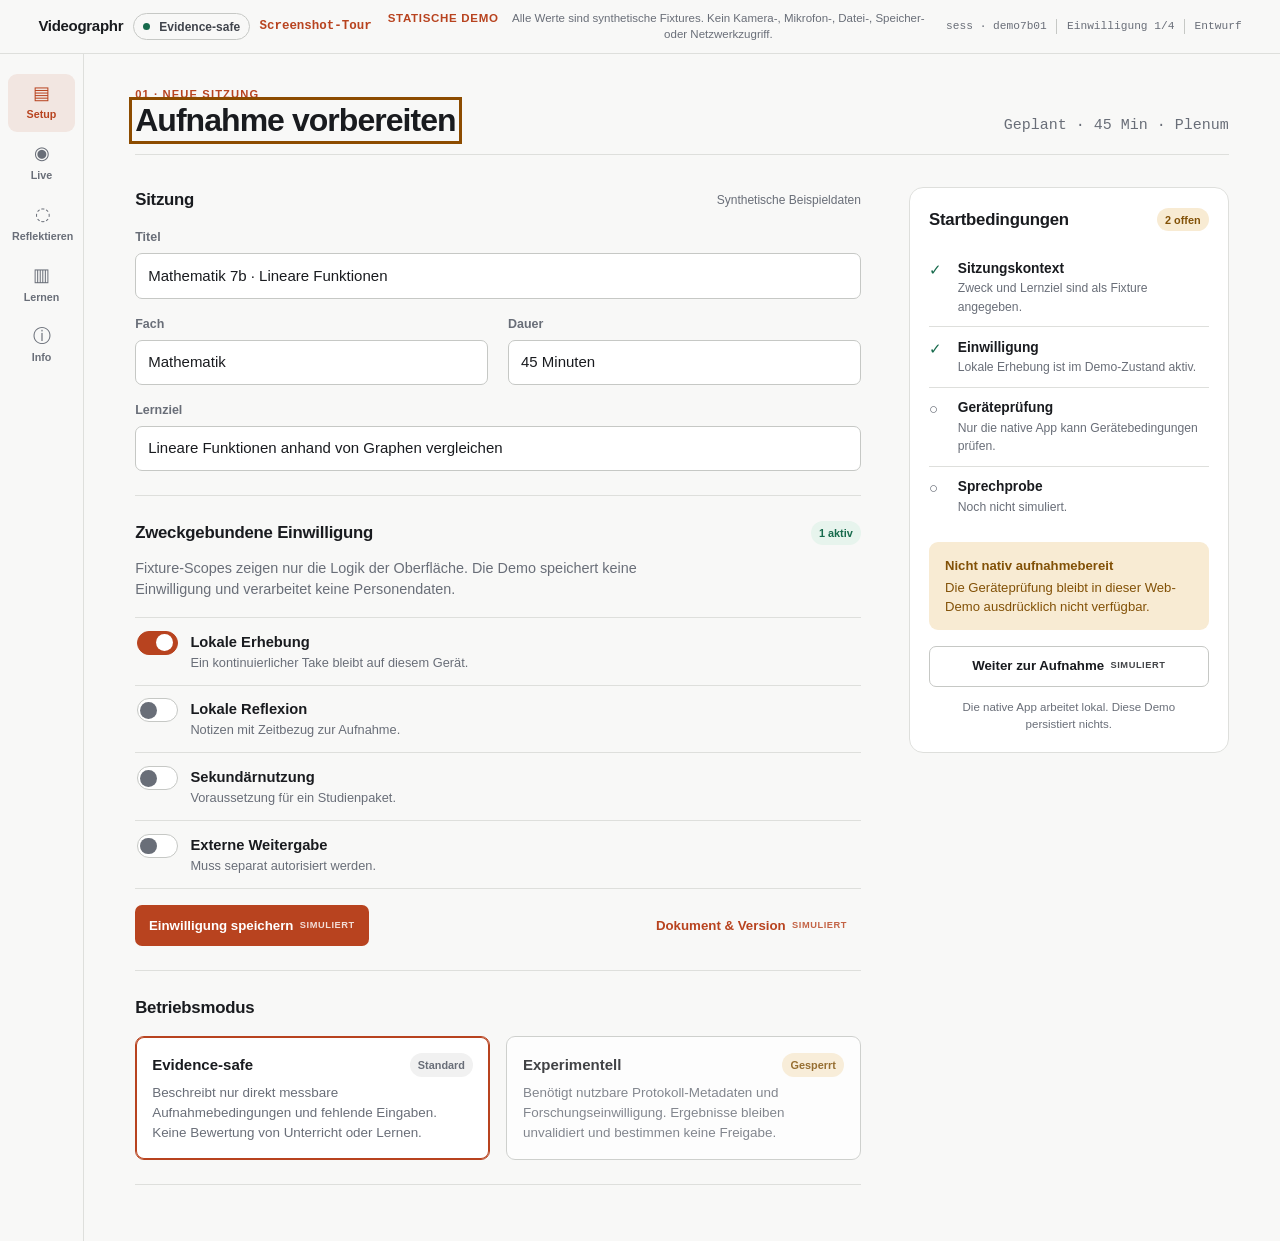
<file: docs/demo/index.html>
<!doctype html>
<html lang="de">
<head>
  <meta charset="utf-8">
  <meta name="viewport" content="width=device-width, initial-scale=1">
  <meta name="description" content="Interaktive statische Produktdemo von Videographr mit klar gekennzeichneten synthetischen Daten.">
  <title>Videographr · Produktdemo</title>
  <link rel="icon" href="favicon.svg" type="image/svg+xml">
  <link rel="stylesheet" href="styles.css">
  <script src="mock-data.js" defer></script>
  <script src="demo.js" defer></script>
</head>
<body>
  <a class="skip-link" href="#main">Zum Inhalt</a>
  <div class="app" data-surface="day">
    <header class="protocol">
      <div class="protocol-left"><a class="wordmark" href="https://github.com/sebastianspicker/videographr-classroom">Videographr</a><span class="chip"><i class="led" aria-hidden="true"></i>Evidence-safe</span><a class="tour-link mono" href="tour.html">Screenshot-Tour</a></div>
      <p class="demo-boundary"><strong>Statische Demo</strong><span>Alle Werte sind synthetische Fixtures. Kein Kamera-, Mikrofon-, Datei-, Speicher- oder Netzwerkzugriff.</span></p>
      <div class="protocol-meta" aria-label="Sitzungsstatus"><span class="mono">sess · demo7b01</span><span class="divider" aria-hidden="true"></span><span class="mono" id="consent-summary">Einwilligung 1/4</span><span class="divider" aria-hidden="true"></span><span class="mono" id="protocol-state">Entwurf</span></div>
    </header>

    <div class="frame">
      <nav class="rail" aria-label="Bereiche">
        <button class="nav-item is-active" data-tab="setup" aria-current="page"><span aria-hidden="true">▤</span><span>Setup</span></button>
        <button class="nav-item" data-tab="live"><span aria-hidden="true">◉</span><span>Live</span></button>
        <button class="nav-item" data-tab="reflect"><span aria-hidden="true">◌</span><span>Reflektieren</span></button>
        <button class="nav-item" data-tab="learn"><span aria-hidden="true">▥</span><span>Lernen</span></button>
        <button class="nav-item" data-tab="info"><span aria-hidden="true">ⓘ</span><span>Info</span></button>
      </nav>

      <main id="main" tabindex="-1">
        <section class="view is-active" data-view="setup" aria-labelledby="setup-title">
          <header class="view-head"><div><p class="section-label">01 · Neue Sitzung</p><h1 id="setup-title" tabindex="-1">Aufnahme vorbereiten</h1></div><p class="mono dim">Geplant · 45 Min · Plenum</p></header>
          <div class="setup-layout">
            <div class="flow">
              <section class="section" aria-labelledby="session-title"><header class="section-head"><h2 id="session-title">Sitzung</h2><span class="note">Synthetische Beispieldaten</span></header><div class="form-grid"><label class="field wide"><span>Titel</span><input id="session-name" value="Mathematik 7b · Lineare Funktionen"></label><label class="field"><span>Fach</span><input value="Mathematik"></label><label class="field"><span>Dauer</span><input value="45 Minuten"></label><label class="field wide"><span>Lernziel</span><input value="Lineare Funktionen anhand von Graphen vergleichen"></label></div></section>
              <section class="section" aria-labelledby="consent-title"><header class="section-head"><h2 id="consent-title">Zweckgebundene Einwilligung</h2><span class="badge badge-ok" id="consent-count">1 aktiv</span></header><p class="hint">Fixture-Scopes zeigen nur die Logik der Oberfläche. Die Demo speichert keine Einwilligung und verarbeitet keine Personendaten.</p><ul class="scope-list" id="scope-list"></ul><div class="row-actions"><button class="btn btn-primary" data-action="save-consent">Einwilligung speichern <small>SIMULIERT</small></button><button class="btn btn-ghost" data-action="show-document">Dokument &amp; Version <small>SIMULIERT</small></button></div></section>
              <section class="section" aria-labelledby="mode-title"><header class="section-head"><h2 id="mode-title">Betriebsmodus</h2></header><div class="mode-grid"><div class="mode is-selected"><div class="mode-head"><strong>Evidence-safe</strong><span class="badge badge-neutral">Standard</span></div><p>Beschreibt nur direkt messbare Aufnahmebedingungen und fehlende Eingaben. Keine Bewertung von Unterricht oder Lernen.</p></div><div class="mode is-locked"><div class="mode-head"><strong>Experimentell</strong><span class="badge badge-warn">Gesperrt</span></div><p>Benötigt nutzbare Protokoll-Metadaten und Forschungseinwilligung. Ergebnisse bleiben unvalidiert und bestimmen keine Freigabe.</p></div></div></section>
            </div>
            <aside class="readiness-panel" aria-labelledby="ready-title"><header class="section-head"><h2 id="ready-title">Startbedingungen</h2><span class="badge badge-warn" id="ready-count">2 offen</span></header><ul class="checks" id="readiness-list"></ul><div class="callout callout-warn" id="readiness-notice" role="status"></div><button class="btn btn-secondary btn-block" data-action="goto-live">Weiter zur Aufnahme <small>SIMULIERT</small></button><p class="fineprint">Die native App arbeitet lokal. Diese Demo persistiert nichts.</p></aside>
          </div>
        </section>

        <section class="view view-night" data-view="live" aria-labelledby="live-title" hidden>
          <div class="live-layout"><div class="stage"><header class="view-head night-head"><div><p class="section-label">02 · Technische Beobachtung</p><h1 id="live-title" tabindex="-1">Live &amp; Aufnahme</h1></div><span class="badge badge-dark">SIMULATION</span></header><div class="viewport" aria-label="Synthetische, nicht aktive Kameravorschau"><div class="corner top-left"></div><div class="corner top-right"></div><div class="corner bottom-left"></div><div class="corner bottom-right"></div><div class="thirds" aria-hidden="true"></div><div class="viewport-empty"><strong>Keine Kameravorschau</strong><span>Statische Web-Demo ohne Gerätezugriff</span></div><span class="viewport-meta mono">1920 × 1080 · synthetisch</span><span class="viewport-privacy mono">Vorschau pausiert · Datenschutz</span></div><div class="dock"><div class="dock-status"><span class="record-state" id="record-state"><i class="led" aria-hidden="true"></i>Bereit zur simulierten Aufnahme</span><time class="timer mono" id="record-timer">00:00:00</time></div><button class="record-button" id="record-button" data-action="record" aria-pressed="false" aria-label="Simulierte Aufnahme starten"><span></span></button><p>Kontinuierlicher Take · kein Medium wird aufgezeichnet</p></div></div>
          <aside class="instruments" aria-labelledby="signals-title"><header class="section-head"><h2 id="signals-title">Aufnahme prüfen</h2><span class="badge badge-dark">Direkte Signale</span></header><ul class="signals" id="signal-list"></ul><p class="boundary-note">Diese Werte beschreiben nur Aufnahmebedingungen. Sie bewerten weder Unterricht noch Lernen.</p><section class="speech-check" aria-labelledby="speech-title"><div class="mode-head"><strong id="speech-title">Sprechprobe</strong><span class="badge badge-warn-dark" id="speech-status">Ausstehend</span></div><p>Die native App prüft zehn Sekunden Sprechen in Unterrichtslautstärke. Hier läuft nur eine sichtbare Simulation.</p><button class="btn btn-night btn-block" data-action="speech">Sprechprobe starten <small>SIMULIERT</small></button></section><div class="callout callout-night" id="live-notice" role="status"><strong>Demo-Modus</strong><p>Kein Kamera- oder Mikrofonzugriff; die Anzeige ist synthetisch.</p></div></aside></div>
        </section>

        <section class="view" data-view="reflect" aria-labelledby="reflect-title" hidden>
          <header class="view-head"><div><p class="section-label">03 · Menschliche Einordnung</p><h1 id="reflect-title" tabindex="-1">Reflektieren</h1></div><span class="badge badge-neutral">ENTWURF</span></header><div class="reflect-layout"><section class="media-empty" aria-labelledby="media-title"><div class="media-icon" aria-hidden="true">▱</div><h2 id="media-title">Kein Medium verknüpft</h2><p>Diese Demo kann keine Dateien öffnen, laden oder wiedergeben.</p><button class="btn btn-secondary" data-action="import">Lokale MP4 auswählen <small>SIMULIERT</small></button></section><section class="section reflection-section" aria-labelledby="reflection-title"><header class="section-head"><h2 id="reflection-title">Lesson Analysis Framework</h2><span class="note">Strukturhilfe, keine Bewertung</span></header><label class="field"><span>Was zeigt sich in Bezug auf das Lernziel?</span><textarea id="reflection-note" rows="6"></textarea></label><div class="marker-strip" id="marker-list"></div><div class="row-actions"><span class="mono dim" id="note-summary">1 / 4 Antworten</span><div><button class="btn btn-ghost" data-action="marker">+ Zeitmarke <small>SIMULIERT</small></button><button class="btn btn-primary" data-action="save-note">Notiz speichern <small>SIMULIERT</small></button></div></div></section><aside class="export-panel" aria-labelledby="export-title"><header class="section-head"><h2 id="export-title">Evidenz &amp; Export</h2></header><div class="package"><strong>Study package v3</strong><span class="mono dim">.videographrstudy · de.videographr.study</span><span class="mono dim">SHA-256 · exakte Mitgliedschaft</span><span class="mono dim">nie ein Video-Payload</span></div><p>Genau enthalten wären <code>session.json</code>, <code>annotations.jsonl</code>, <code>observations.jsonl</code> und <code>coding-snapshots.jsonl</code>, jeweils mit Digest. Keine MP4.</p><div class="callout callout-warn" id="export-notice" role="status"></div><button class="btn btn-secondary btn-block" data-action="export">Paket prüfen <small>SIMULIERT</small></button></aside></div>
        </section>

        <section class="view" data-view="learn" aria-labelledby="learn-title" hidden><header class="view-head"><div><p class="section-label">04 · Lokaler Referenzkatalog</p><h1 id="learn-title" tabindex="-1">Lernen</h1><p class="lede">Methode, Aufnahmetechnik und externe Geräte für Unterrichtsvideographie.</p></div></header><div class="catalogue" id="catalogue-list"></div><article class="reader" id="reader" hidden tabindex="-1"><button class="btn btn-ghost" data-action="back-catalogue">← Katalog</button><p class="section-label" id="reader-kicker"></p><h2 id="reader-title"></h2><div id="reader-content"></div></article></section>
        <section class="view" data-view="info" aria-labelledby="info-title" hidden><header class="view-head"><div><p class="section-label">05 · Wissenschaftliche Alpha</p><h1 id="info-title" tabindex="-1">Über Videographr</h1><p class="lede">Lokale iOS- und iPadOS-Software für kontinuierliche Aufnahme und evidenzverknüpfte Reflexion.</p></div></header><dl class="facts"><dt>Demo-Grenze</dt><dd>Synthetische Fixtures und sichtbare Simulationen; kein Zugriff auf Geräte, Dateien, Speicher oder Netzwerk.</dd><dt>Datenschutz</dt><dd>Die native App arbeitet lokal. Sie bietet keine Konten, Cloud oder Uploads.</dd><dt>Evidenzgrenze</dt><dd>Kein validiertes Kodierinstrument, kein Wirksamkeitsnachweis und keine automatische pädagogische Bewertung.</dd><dt>Studienpaket</dt><dd><code>.videographrstudy</code> ist <code>de.videographr.study</code>, enthält nur Metadaten mit SHA-256-Digests und nie eine Video- oder importierte MP4-Datei.</dd><dt>Nicht enthalten</dt><dd>Kein Videoschnitt, keine Multi-Cam-Synchronisation, keine Fernverwaltung und keine menschliche Rater- oder Gerätevalidierung.</dd></dl><p class="fineprint"><a class="tour-link" href="tour.html">Zur statischen Screenshot-Tour der nativen App</a></p></section>
      </main>
    </div>
    <nav class="tabbar" aria-label="Bereiche"><button class="nav-item is-active" data-tab="setup" aria-current="page"><span aria-hidden="true">▤</span><span>Setup</span></button><button class="nav-item" data-tab="live"><span aria-hidden="true">◉</span><span>Live</span></button><button class="nav-item" data-tab="reflect"><span aria-hidden="true">◌</span><span>Reflexion</span></button><button class="nav-item" data-tab="learn"><span aria-hidden="true">▥</span><span>Lernen</span></button><button class="nav-item" data-tab="info"><span aria-hidden="true">ⓘ</span><span>Info</span></button></nav>
    <div class="toast" id="toast" role="status" aria-live="polite" hidden></div>
  </div>
</body>
</html>
</file>
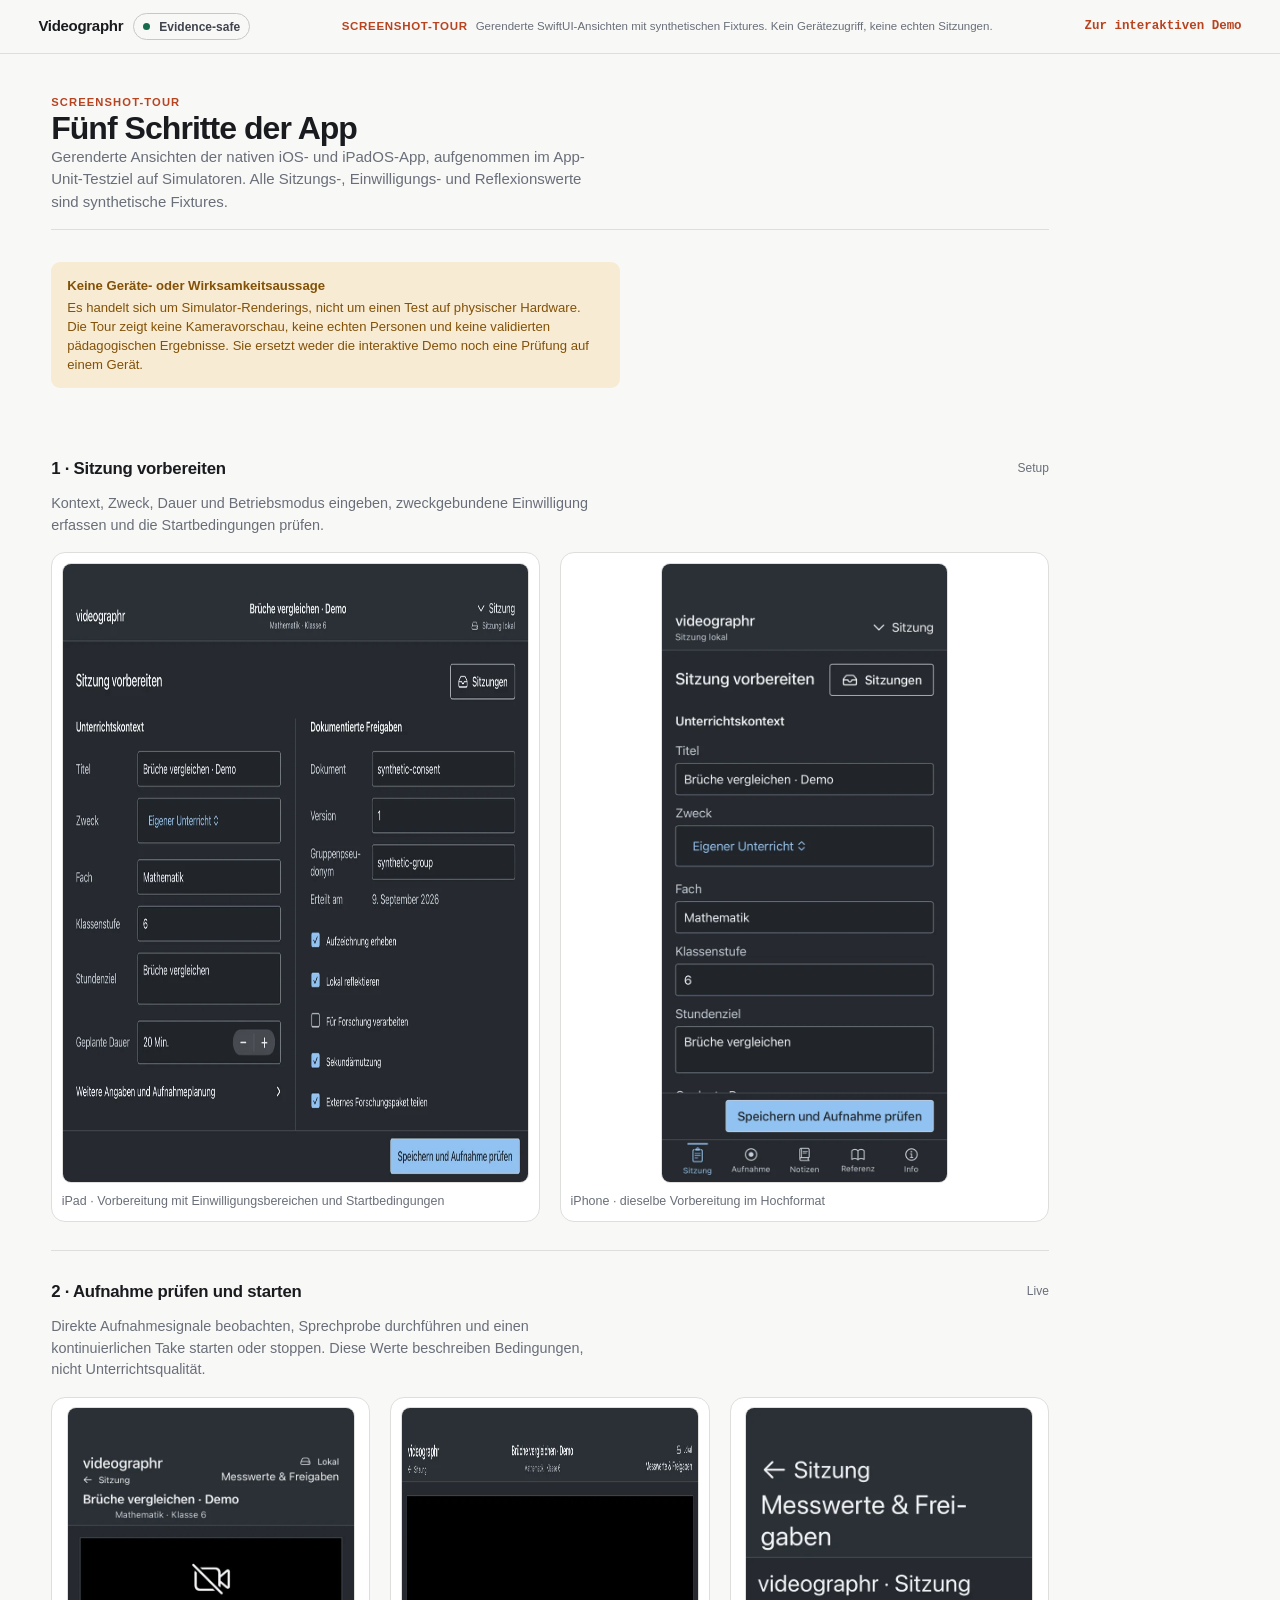
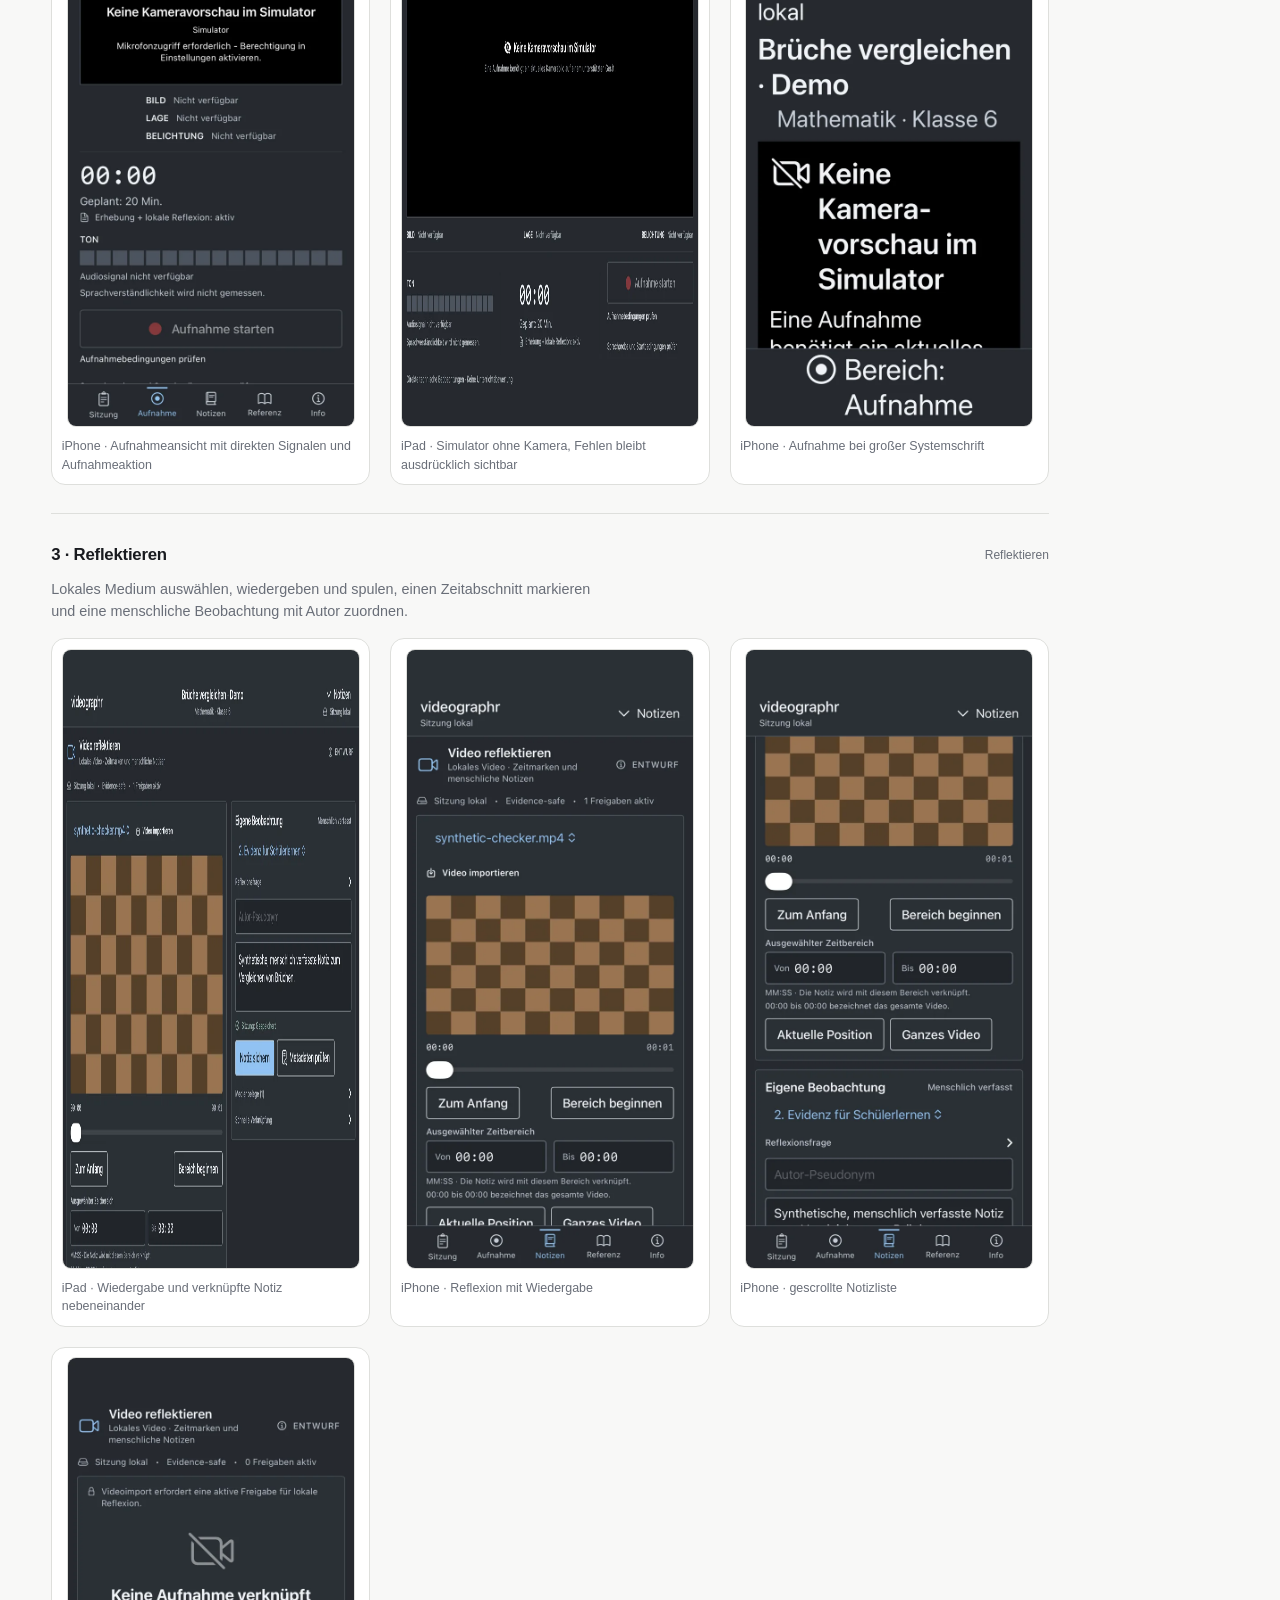
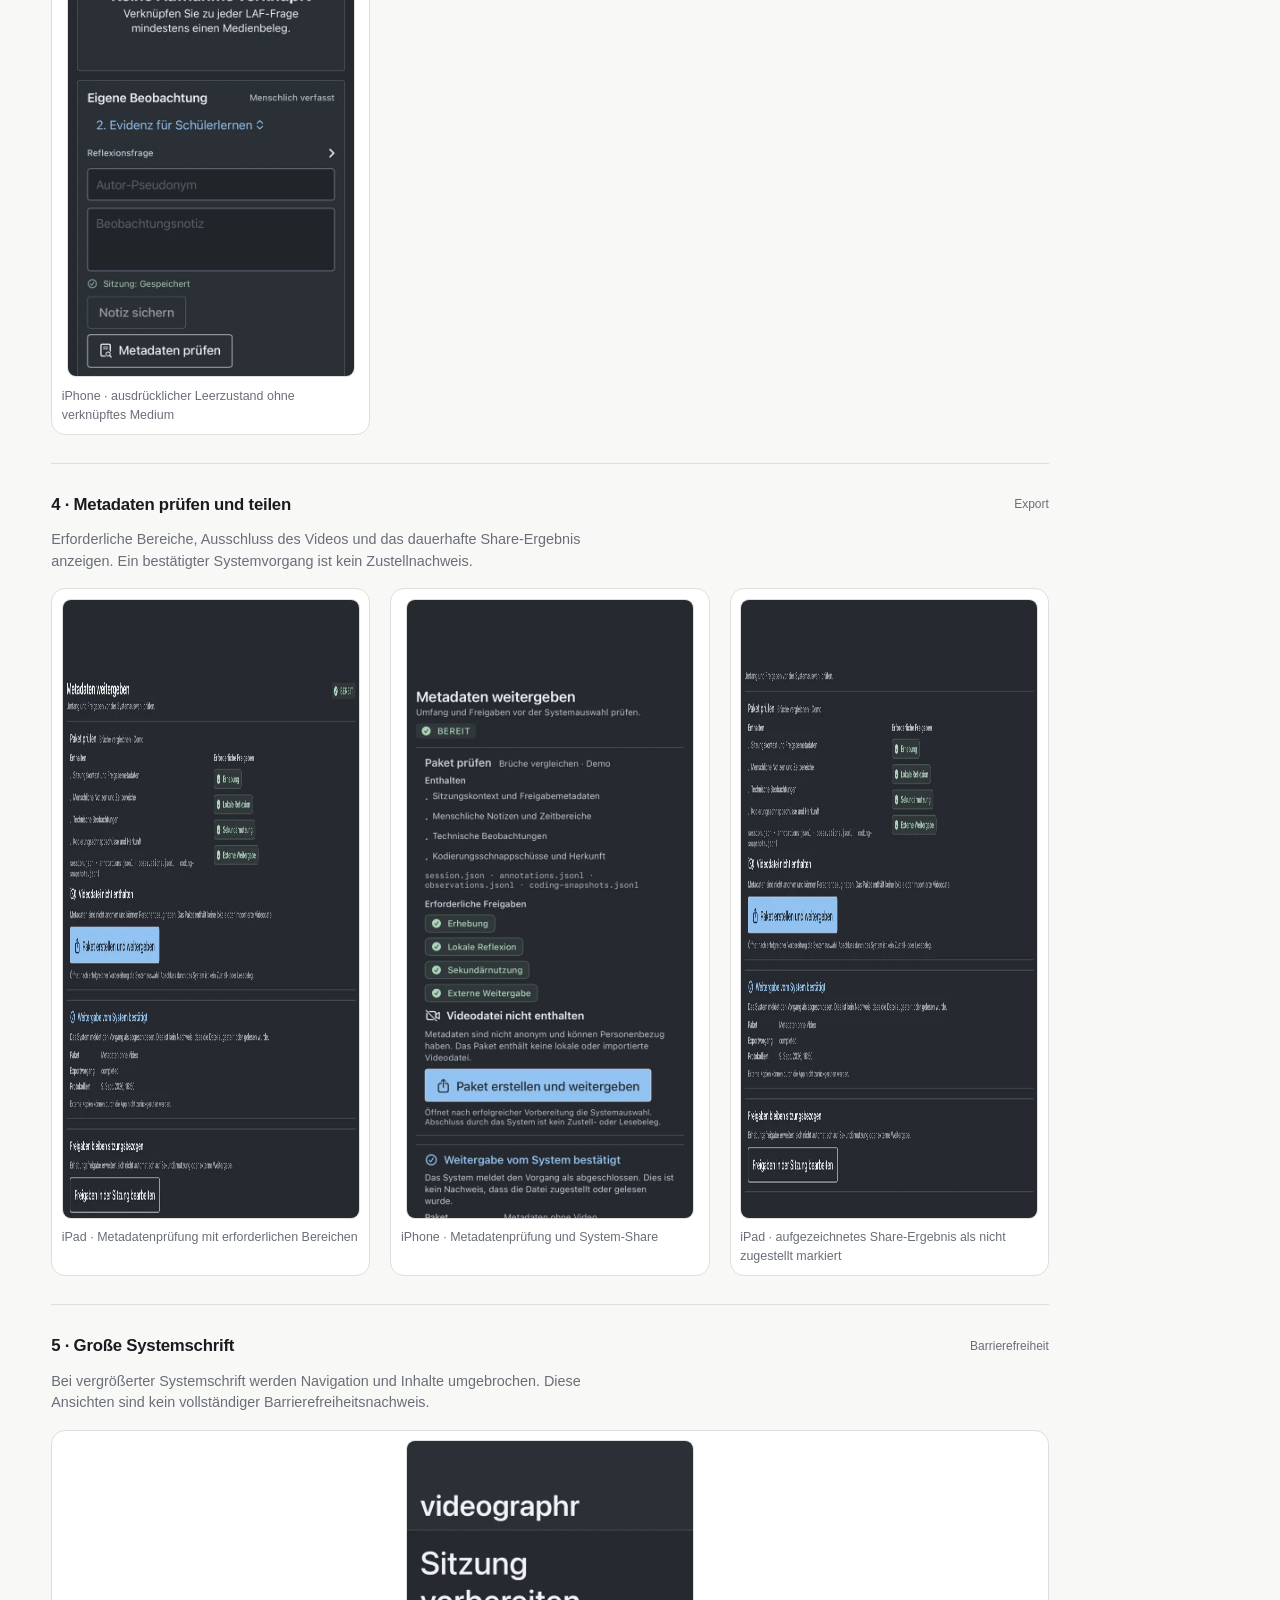
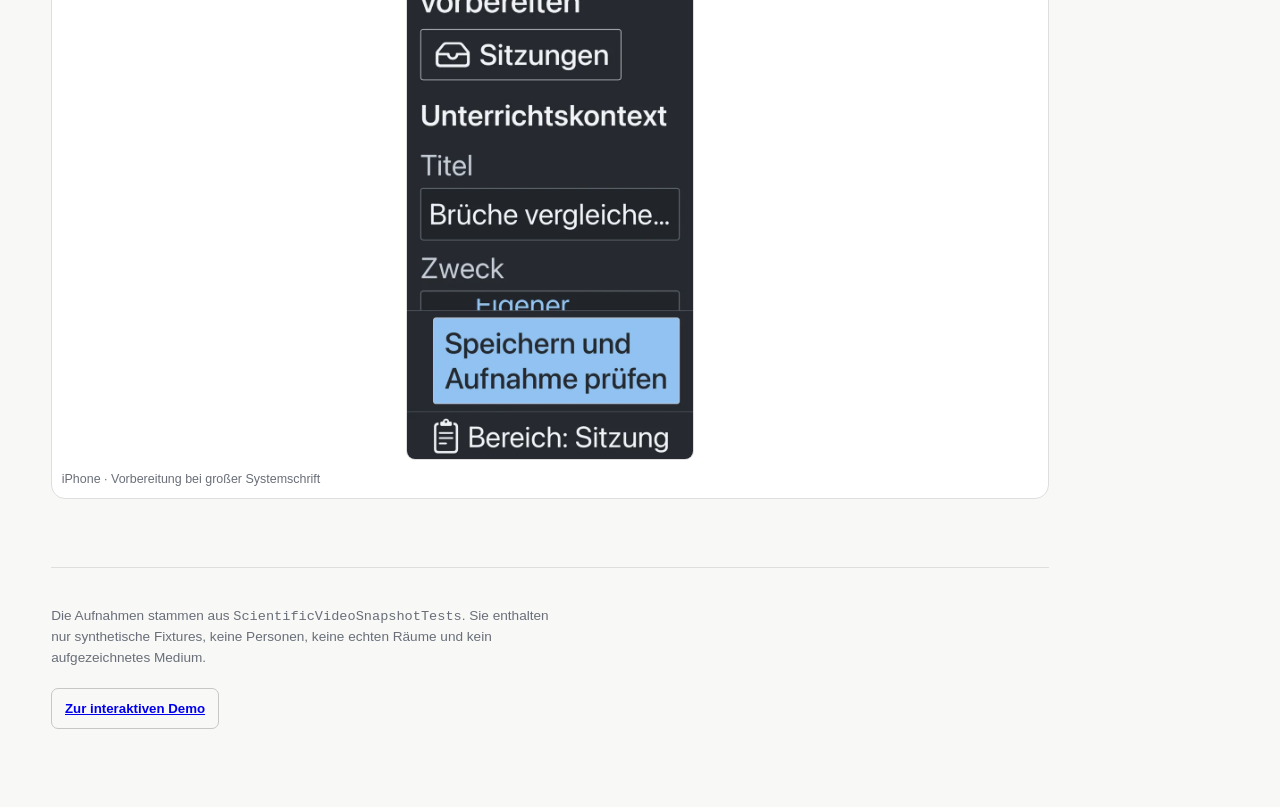
<file: docs/demo/tour.html>
<!doctype html>
<html lang="de">
<head>
  <meta charset="utf-8">
  <meta name="viewport" content="width=device-width, initial-scale=1">
  <meta name="description" content="Statische Screenshot-Tour durch die native Videographr-App mit synthetischen Fixtures.">
  <title>Videographr · Screenshot-Tour</title>
  <link rel="icon" href="favicon.svg" type="image/svg+xml">
  <link rel="stylesheet" href="styles.css">
</head>
<body>
  <a class="skip-link" href="#main">Zum Inhalt</a>
  <div class="app" data-surface="day">
    <header class="protocol">
      <div class="protocol-left"><a class="wordmark" href="https://github.com/sebastianspicker/videographr-classroom">Videographr</a><span class="chip"><i class="led" aria-hidden="true"></i>Evidence-safe</span></div>
      <p class="demo-boundary"><strong>Screenshot-Tour</strong><span>Gerenderte SwiftUI-Ansichten mit synthetischen Fixtures. Kein Gerätezugriff, keine echten Sitzungen.</span></p>
      <div class="protocol-meta" aria-label="Tour-Navigation"><a class="tour-link mono" href="index.html">Zur interaktiven Demo</a></div>
    </header>

    <main id="main" class="tour-main" tabindex="-1">
      <header class="view-head">
        <div>
          <p class="section-label">Screenshot-Tour</p>
          <h1 tabindex="-1">Fünf Schritte der App</h1>
          <p class="lede">Gerenderte Ansichten der nativen iOS- und iPadOS-App, aufgenommen im App-Unit-Testziel auf Simulatoren. Alle Sitzungs-, Einwilligungs- und Reflexionswerte sind synthetische Fixtures.</p>
        </div>
      </header>

      <div class="callout callout-warn tour-boundary" role="note">
        <strong>Keine Geräte- oder Wirksamkeitsaussage</strong>
        <p>Es handelt sich um Simulator-Renderings, nicht um einen Test auf physischer Hardware. Die Tour zeigt keine Kameravorschau, keine echten Personen und keine validierten pädagogischen Ergebnisse. Sie ersetzt weder die interaktive Demo noch eine Prüfung auf einem Gerät.</p>
      </div>

      <section class="tour-section">
        <header class="section-head"><h2>1 · Sitzung vorbereiten</h2><span class="note">Setup</span></header>
        <p class="hint">Kontext, Zweck, Dauer und Betriebsmodus eingeben, zweckgebundene Einwilligung erfassen und die Startbedingungen prüfen.</p>
        <div class="tour-grid">
          <figure class="tour-card"><img src="shots/redesign-ipad-setup.webp" width="1100" height="825" loading="lazy" alt="iPad-Ansicht der Sitzungsvorbereitung mit Kontextfeldern, Einwilligungsbereichen und Prüfliste für die Startbedingungen."><figcaption>iPad · Vorbereitung mit Einwilligungsbereichen und Startbedingungen</figcaption></figure>
          <figure class="tour-card"><img src="shots/redesign-iphone-setup.webp" width="640" height="1385" loading="lazy" alt="iPhone-Ansicht der Sitzungsvorbereitung im Hochformat."><figcaption>iPhone · dieselbe Vorbereitung im Hochformat</figcaption></figure>
        </div>
      </section>

      <section class="tour-section">
        <header class="section-head"><h2>2 · Aufnahme prüfen und starten</h2><span class="note">Live</span></header>
        <p class="hint">Direkte Aufnahmesignale beobachten, Sprechprobe durchführen und einen kontinuierlichen Take starten oder stoppen. Diese Werte beschreiben Bedingungen, nicht Unterrichtsqualität.</p>
        <div class="tour-grid">
          <figure class="tour-card"><img src="shots/redesign-iphone-live.webp" width="640" height="1385" loading="lazy" alt="iPhone-Ansicht der Aufnahme mit Vorschau, Signalliste und rotem Aufnahmeknopf."><figcaption>iPhone · Aufnahmeansicht mit direkten Signalen und Aufnahmeaktion</figcaption></figure>
          <figure class="tour-card"><img src="shots/redesign-ipad-live-unavailable.webp" width="1100" height="825" loading="lazy" alt="iPad-Aufnahmeansicht im Simulator mit ausdrücklich nicht verfügbarer Kamera."><figcaption>iPad · Simulator ohne Kamera, Fehlen bleibt ausdrücklich sichtbar</figcaption></figure>
          <figure class="tour-card"><img src="shots/redesign-accessibility-live.webp" width="640" height="1385" loading="lazy" alt="Aufnahmeansicht bei großer Systemschrift mit umgebrochenen Bedienelementen."><figcaption>iPhone · Aufnahme bei großer Systemschrift</figcaption></figure>
        </div>
      </section>

      <section class="tour-section">
        <header class="section-head"><h2>3 · Reflektieren</h2><span class="note">Reflektieren</span></header>
        <p class="hint">Lokales Medium auswählen, wiedergeben und spulen, einen Zeitabschnitt markieren und eine menschliche Beobachtung mit Autor zuordnen.</p>
        <div class="tour-grid">
          <figure class="tour-card"><img src="shots/redesign-ipad-reflection.webp" width="1100" height="825" loading="lazy" alt="iPad-Ansicht der Reflexion mit Wiedergabe, Zeitmarken und Notizfeld."><figcaption>iPad · Wiedergabe und verknüpfte Notiz nebeneinander</figcaption></figure>
          <figure class="tour-card"><img src="shots/redesign-iphone-reflection.webp" width="640" height="1385" loading="lazy" alt="iPhone-Ansicht der Reflexion mit Wiedergabe und Notizformular."><figcaption>iPhone · Reflexion mit Wiedergabe</figcaption></figure>
          <figure class="tour-card"><img src="shots/redesign-iphone-notes.webp" width="640" height="1385" loading="lazy" alt="iPhone-Ansicht der Reflexion, gescrollt bis zu den vorhandenen Notizen."><figcaption>iPhone · gescrollte Notizliste</figcaption></figure>
          <figure class="tour-card"><img src="shots/redesign-iphone-empty.webp" width="640" height="1385" loading="lazy" alt="iPhone-Ansicht ohne verknüpftes Medium mit Hinweis zum fehlenden Bestand."><figcaption>iPhone · ausdrücklicher Leerzustand ohne verknüpftes Medium</figcaption></figure>
        </div>
      </section>

      <section class="tour-section">
        <header class="section-head"><h2>4 · Metadaten prüfen und teilen</h2><span class="note">Export</span></header>
        <p class="hint">Erforderliche Bereiche, Ausschluss des Videos und das dauerhafte Share-Ergebnis anzeigen. Ein bestätigter Systemvorgang ist kein Zustellnachweis.</p>
        <div class="tour-grid">
          <figure class="tour-card"><img src="shots/redesign-ipad-export.webp" width="1100" height="825" loading="lazy" alt="iPad-Ansicht der Metadatenprüfung mit erforderlichen Bereichen und Ausschluss des Videos."><figcaption>iPad · Metadatenprüfung mit erforderlichen Bereichen</figcaption></figure>
          <figure class="tour-card"><img src="shots/redesign-iphone-export.webp" width="640" height="1385" loading="lazy" alt="iPhone-Ansicht der Metadatenprüfung und der System-Share-Aktion."><figcaption>iPhone · Metadatenprüfung und System-Share</figcaption></figure>
          <figure class="tour-card"><img src="shots/redesign-ipad-export-outcome.webp" width="1100" height="825" loading="lazy" alt="iPad-Ansicht eines aufgezeichneten Share-Ergebnisses mit ausdrücklichem Hinweis."><figcaption>iPad · aufgezeichnetes Share-Ergebnis als nicht zugestellt markiert</figcaption></figure>
        </div>
      </section>

      <section class="tour-section">
        <header class="section-head"><h2>5 · Große Systemschrift</h2><span class="note">Barrierefreiheit</span></header>
        <p class="hint">Bei vergrößerter Systemschrift werden Navigation und Inhalte umgebrochen. Diese Ansichten sind kein vollständiger Barrierefreiheitsnachweis.</p>
        <div class="tour-grid">
          <figure class="tour-card"><img src="shots/redesign-accessibility-setup.webp" width="640" height="1385" loading="lazy" alt="Vorbereitungsansicht bei großer Systemschrift mit wachsenden Formularen."><figcaption>iPhone · Vorbereitung bei großer Systemschrift</figcaption></figure>
        </div>
      </section>

      <footer class="tour-footer">
        <p>Die Aufnahmen stammen aus <code>ScientificVideoSnapshotTests</code>. Sie enthalten nur synthetische Fixtures, keine Personen, keine echten Räume und kein aufgezeichnetes Medium.</p>
        <p><a class="btn btn-secondary" href="index.html">Zur interaktiven Demo</a></p>
      </footer>
    </main>
  </div>
</body>
</html>
</file>
<file: docs/demo/styles.css>
:root {
  --paper: #f8f8f7; --raised: #ffffff; --ink: #191b1f; --ink-2: #40444c; --muted: #696e78;
  --hair: #dedfdc; --hair-strong: #c6c8c5; --accent: #b8431f; --accent-deep: #963716;
  --ok: #176a4c; --ok-bg: #e7f4ed; --warn: #825107; --warn-bg: #f8ebd3;
  --night: #0a0b0e; --night-raised: #14161c; --night-ink: #f2f3f5; --night-muted: #7d8698; --night-hair: #2a2e39; --night-accent: #e56a3a;
  --sans: -apple-system, BlinkMacSystemFont, "SF Pro Text", "Segoe UI", sans-serif; --mono: ui-monospace, "SF Mono", Menlo, Consolas, monospace;
  --focus: #8d4c00; --r: 9px; --r-large: 14px;
}
* { box-sizing: border-box; }
body { margin: 0; min-width: 320px; background: var(--paper); color: var(--ink); font: 15px/1.5 var(--sans); font-synthesis: none; -webkit-font-smoothing: antialiased; }
button, input, textarea { font: inherit; color: inherit; } button { cursor: pointer; -webkit-tap-highlight-color: transparent; }
:focus-visible { outline: 3px solid var(--focus); outline-offset: 3px; }
.skip-link { position: fixed; z-index: 100; top: -4rem; left: 1rem; padding: .6rem .8rem; border-radius: var(--r); color: #fff; background: var(--ink); text-decoration: none; }
.skip-link:focus { top: 1rem; }
.app { min-height: 100vh; transition: background .18s ease, color .18s ease; }
.app[data-surface="night"] { background: var(--night); color: var(--night-ink); }
.protocol { position: sticky; top: 0; z-index: 30; display: grid; grid-template-columns: auto minmax(250px, 1fr) auto; align-items: center; gap: 1rem; min-height: 54px; padding: .55rem clamp(1rem, 3vw, 2.5rem); border-bottom: 1px solid var(--hair); background: color-mix(in srgb, var(--paper) 95%, transparent); backdrop-filter: blur(14px); }
.app[data-surface="night"] .protocol { border-color: var(--night-hair); background: color-mix(in srgb, var(--night) 95%, transparent); }
.protocol-left, .chip, .protocol-meta { display: flex; align-items: center; gap: .6rem; }
.wordmark { color: inherit; font-weight: 750; letter-spacing: -.02em; text-decoration: none; }
.chip { padding: .2rem .55rem; border: 1px solid var(--hair-strong); border-radius: 999px; color: var(--ink-2); font-size: .75rem; font-weight: 700; }
.app[data-surface="night"] .chip { border-color: var(--night-hair); color: var(--night-ink); }
.led { display: inline-block; width: .45rem; height: .45rem; border-radius: 50%; background: var(--ok); }
.app[data-surface="night"] .led { background: #4ed79e; }
.demo-boundary { display: flex; justify-content: center; gap: .5rem; margin: 0; color: var(--muted); font-size: .72rem; line-height: 1.35; text-align: center; }
.demo-boundary strong { color: var(--accent); text-transform: uppercase; letter-spacing: .06em; white-space: nowrap; }
.app[data-surface="night"] .demo-boundary { color: var(--night-muted); }.app[data-surface="night"] .demo-boundary strong { color: var(--night-accent); }
.protocol-meta { color: var(--muted); font-size: .7rem; white-space: nowrap; }.app[data-surface="night"] .protocol-meta { color: var(--night-muted); }
.divider { width: 1px; height: .9rem; background: var(--hair-strong); }.app[data-surface="night"] .divider { background: var(--night-hair); }
.mono, code { font-family: var(--mono); }.dim { color: var(--muted); }.app[data-surface="night"] .dim { color: var(--night-muted); }
.frame { display: grid; grid-template-columns: 84px minmax(0, 1fr); min-height: calc(100vh - 55px); }
.rail { display: flex; flex-direction: column; gap: .2rem; padding: 1.25rem .5rem; border-right: 1px solid var(--hair); }.app[data-surface="night"] .rail { border-color: var(--night-hair); }
.nav-item { display: grid; justify-items: center; gap: .25rem; padding: .6rem .25rem; border: 0; border-radius: var(--r); color: var(--muted); background: transparent; font-size: .67rem; font-weight: 700; }
.nav-item > span:first-child { font-size: 1.15rem; line-height: 1; }.nav-item:hover { color: var(--ink-2); background: color-mix(in srgb, var(--ink) 5%, transparent); }.nav-item.is-active { color: var(--accent); background: color-mix(in srgb, var(--accent) 10%, transparent); }
.app[data-surface="night"] .nav-item { color: var(--night-muted); }.app[data-surface="night"] .nav-item:hover { color: var(--night-ink); background: var(--night-raised); }.app[data-surface="night"] .nav-item.is-active { color: var(--night-accent); background: color-mix(in srgb, var(--night-accent) 13%, transparent); }
main { min-width: 0; }.view { max-width: 1200px; padding: 2rem clamp(1.25rem, 4vw, 3.25rem) 3.5rem; }.view[hidden] { display: none; }.view-night { max-width: none; }
.view-head { display: flex; align-items: end; justify-content: space-between; gap: 1rem; margin-bottom: 2rem; padding-bottom: 1rem; border-bottom: 1px solid var(--hair); }.night-head { border-color: var(--night-hair); }.view-head p { margin: 0; }
.section-label { margin: 0 0 .4rem; color: var(--accent); font-size: .7rem; font-weight: 800; letter-spacing: .1em; text-transform: uppercase; }.view-night .section-label { color: var(--night-accent); }
h1, h2, p { text-wrap: pretty; }h1 { margin: 0; font-size: 2rem; line-height: 1.1; letter-spacing: -.03em; }h2 { margin: 0; font-size: 1.05rem; letter-spacing: -.014em; }.lede { max-width: 66ch; margin: .6rem 0 0; color: var(--muted); }.section-head { display: flex; align-items: center; justify-content: space-between; gap: .75rem; margin-bottom: 1rem; }.note { color: var(--muted); font-size: .75rem; }.hint { max-width: 68ch; margin: -.25rem 0 1rem; color: var(--muted); font-size: .9rem; }
.setup-layout { display: grid; grid-template-columns: minmax(0, 1fr) 320px; gap: 3rem; align-items: start; }.section { padding: 1.5rem 0; border-bottom: 1px solid var(--hair); }.flow .section:first-child { padding-top: 0; }.reflection-section { padding-top: 0; }.field { display: grid; gap: .4rem; }.field > span { color: var(--muted); font-size: .78rem; font-weight: 700; }.form-grid { display: grid; grid-template-columns: 1fr 1fr; gap: 1rem 1.25rem; }.wide { grid-column: 1 / -1; }
input, textarea { width: 100%; padding: .65rem .75rem; border: 1px solid var(--hair-strong); border-radius: 7px; background: var(--raised); }textarea { min-height: 9rem; resize: vertical; line-height: 1.55; }input:focus, textarea:focus { border-color: var(--accent); outline: none; }
.scope-list, .checks, .signals { margin: 0; padding: 0; list-style: none; }.scope-list { border-top: 1px solid var(--hair); }.scope { display: grid; grid-template-columns: auto 1fr; gap: .8rem; padding: .8rem .1rem; border-bottom: 1px solid var(--hair); }.scope strong, .scope small { display: block; }.scope strong { font-size: .92rem; }.scope small { color: var(--muted); font-size: .8rem; }
.switch { position: relative; width: 2.55rem; height: 1.5rem; border: 1px solid var(--hair-strong); border-radius: 999px; background: var(--raised); }.switch span { position: absolute; top: .16rem; left: .16rem; width: 1.05rem; height: 1.05rem; border-radius: 50%; background: var(--muted); transition: transform .16s ease, background .16s ease; }.switch.is-on { border-color: var(--accent); background: var(--accent); }.switch.is-on span { transform: translateX(1rem); background: #fff; }
.btn { display: inline-flex; align-items: center; justify-content: center; gap: .4rem; min-height: 2.55rem; padding: .55rem .8rem; border: 1px solid transparent; border-radius: 7px; background: transparent; font-size: .83rem; font-weight: 750; transition: background .15s ease, border-color .15s ease, transform .05s ease; }.btn:active { transform: translateY(1px); }.btn small { font-size: .58rem; letter-spacing: .06em; opacity: .82; }.btn-primary { color: #fff; background: var(--accent); }.btn-primary:hover { background: var(--accent-deep); }.btn-secondary { border-color: var(--hair-strong); }.btn-secondary:hover { border-color: var(--ink-2); }.btn-ghost { color: var(--accent); }.btn-ghost:hover { text-decoration: underline; text-underline-offset: .18em; }.btn-block { width: 100%; }.btn-night { color: var(--night-ink); border-color: var(--night-hair); background: var(--night-raised); }.btn-night:hover { border-color: var(--night-muted); }
.badge { display: inline-flex; padding: .22rem .5rem; border-radius: 999px; font-size: .68rem; font-weight: 750; white-space: nowrap; }.badge-ok { color: var(--ok); background: var(--ok-bg); }.badge-warn { color: var(--warn); background: var(--warn-bg); }.badge-neutral { color: var(--muted); background: color-mix(in srgb, var(--ink) 6%, transparent); }.badge-dark { color: var(--night-ink); border: 1px solid var(--night-hair); background: var(--night-raised); }.badge-warn-dark { color: #ffd181; background: color-mix(in srgb, #e8a23a 18%, transparent); }
.mode-grid { display: grid; grid-template-columns: 1fr 1fr; gap: 1rem; }.mode { padding: 1rem; border: 1px solid var(--hair-strong); border-radius: var(--r); background: var(--raised); }.mode.is-selected { border-color: var(--accent); box-shadow: inset 0 0 0 1px var(--accent); }.mode.is-locked { opacity: .82; }.mode-head { display: flex; align-items: center; justify-content: space-between; gap: .6rem; margin-bottom: .4rem; }.mode p { margin: 0; color: var(--muted); font-size: .84rem; }
.readiness-panel { position: sticky; top: 4.8rem; padding: 1.2rem; border: 1px solid var(--hair); border-radius: var(--r-large); background: var(--raised); }.checks { margin-bottom: 1rem; }.checks li { display: grid; grid-template-columns: 1.2rem 1fr; gap: .6rem; padding: .65rem 0; border-bottom: 1px solid var(--hair); }.checks li:last-child { border: 0; }.check-mark { color: var(--muted); font-weight: 800; }.check-met .check-mark { color: var(--ok); }.checks strong, .checks small { display: block; }.checks strong { font-size: .86rem; }.checks small { color: var(--muted); font-size: .76rem; }.callout { padding: .85rem 1rem; border-radius: var(--r); font-size: .82rem; }.callout strong { display: block; }.callout p { margin: .15rem 0 0; line-height: 1.45; }.callout-warn { color: var(--warn); background: var(--warn-bg); }.callout-ok { color: var(--ok); background: var(--ok-bg); }.callout-night { color: var(--night-ink); border: 1px solid var(--night-hair); background: var(--night-raised); }.callout-night p { color: var(--night-muted); }.readiness-panel .btn { margin-top: 1rem; }.fineprint { margin: .75rem 0 0; color: var(--muted); font-size: .72rem; text-align: center; }
.live-layout { display: grid; grid-template-columns: minmax(0, 1fr) 350px; }.stage { padding-right: 2rem; }.viewport { position: relative; display: grid; place-items: center; min-height: 400px; overflow: hidden; border: 1px solid var(--night-hair); border-radius: var(--r-large); background: radial-gradient(120% 90% at 50% 40%, #1b202b 0%, #101217 55%, var(--night) 100%); }.viewport-empty { z-index: 1; display: grid; gap: .3rem; text-align: center; }.viewport-empty span { color: var(--night-muted); font-size: .85rem; }.viewport-meta, .viewport-privacy { position: absolute; color: var(--night-muted); font-size: .65rem; }.viewport-meta { right: 1rem; bottom: .8rem; }.viewport-privacy { top: .8rem; left: 1rem; }.corner { position: absolute; width: 22px; height: 22px; border: 1px solid color-mix(in srgb, var(--night-ink) 45%, transparent); }.top-left { top: 1rem; left: 1rem; border-right: 0; border-bottom: 0; }.top-right { top: 1rem; right: 1rem; border-left: 0; border-bottom: 0; }.bottom-left { bottom: 1rem; left: 1rem; border-right: 0; border-top: 0; }.bottom-right { right: 1rem; bottom: 1rem; border-left: 0; border-top: 0; }.thirds { position: absolute; inset: 0; opacity: .5; background: linear-gradient(var(--night-hair) 0 0) 33.3% 0/1px 100% no-repeat, linear-gradient(var(--night-hair) 0 0) 66.6% 0/1px 100% no-repeat, linear-gradient(90deg, var(--night-hair) 0 0) 0 33.3%/100% 1px no-repeat, linear-gradient(90deg, var(--night-hair) 0 0) 0 66.6%/100% 1px no-repeat; }.dock { display: grid; justify-items: center; gap: .5rem; padding: 1.4rem 0 .5rem; }.dock-status { display: flex; align-items: baseline; gap: 1rem; }.record-state { display: inline-flex; align-items: center; gap: .5rem; color: var(--night-muted); font-size: .8rem; font-weight: 700; }.timer { color: var(--night-ink); font-size: 1.3rem; font-variant-numeric: tabular-nums; }.record-button { position: relative; width: 4.1rem; height: 4.1rem; border: 2px solid color-mix(in srgb, var(--night-ink) 40%, transparent); border-radius: 50%; background: transparent; }.record-button span { position: absolute; inset: .52rem; border-radius: 50%; background: var(--night-accent); transition: border-radius .16s ease, inset .16s ease; }.record-button.is-recording span { inset: 1.2rem; border-radius: 4px; }.dock p { margin: 0; color: var(--night-muted); font-size: .72rem; }.instruments { padding: 1.5rem; border-left: 1px solid var(--night-hair); background: color-mix(in srgb, var(--night-raised) 50%, transparent); }.instruments .section-head h2 { color: var(--night-ink); }.signals { border-top: 1px solid var(--night-hair); }.signals li { display: grid; grid-template-columns: 1fr auto; gap: .75rem; padding: .75rem 0; border-bottom: 1px solid var(--night-hair); font-size: .82rem; }.signal-label { color: var(--night-muted); }.signal-value { font-weight: 700; }.signal-unknown { color: var(--night-muted); }.signal-warn { color: #ffd181; }.meter { grid-column: 1 / -1; position: relative; height: .4rem; margin-top: .1rem; overflow: hidden; border-radius: 999px; background: var(--night-hair); }.meter-fill { width: 12%; height: 100%; border-radius: inherit; background: #e8a23a; transition: width .4s ease; }.meter-mark { position: absolute; top: 0; bottom: 0; left: 78%; width: 1px; background: var(--night-muted); }.boundary-note { color: var(--night-muted); font-size: .78rem; }.speech-check { margin: 1.4rem 0; padding: 1rem; border: 1px solid var(--night-hair); border-radius: var(--r); background: var(--night-raised); }.speech-check .mode-head strong { color: var(--night-ink); }.speech-check p { margin: 0 0 .8rem; color: var(--night-muted); font-size: .79rem; }
.reflect-layout { display: grid; grid-template-columns: minmax(190px, .8fr) minmax(330px, 1.4fr) minmax(230px, .9fr); gap: 2rem; align-items: start; }.media-empty { display: grid; justify-items: center; gap: .35rem; padding: 2.5rem 1rem; border: 1px dashed var(--hair-strong); border-radius: var(--r-large); text-align: center; }.media-icon { color: var(--muted); font-size: 2.3rem; }.media-empty p, .export-panel p { color: var(--muted); font-size: .84rem; }.marker-strip { display: flex; flex-wrap: wrap; gap: .45rem; margin-top: .9rem; }.marker { padding: .24rem .5rem; border-radius: 999px; color: var(--muted); background: color-mix(in srgb, var(--ink) 6%, transparent); font: .72rem var(--mono); }.row-actions { display: flex; align-items: center; justify-content: space-between; gap: 1rem; margin-top: 1rem; }.row-actions > div { display: flex; gap: .4rem; flex-wrap: wrap; justify-content: end; }.export-panel { padding: 1rem; border: 1px solid var(--hair); border-radius: var(--r-large); background: var(--raised); }.package { display: grid; gap: .25rem; margin-bottom: 1rem; }.package strong { font-size: .9rem; }.export-panel code, .facts code { font-size: .72rem; overflow-wrap: anywhere; }.export-panel .btn { margin-top: 1rem; }
.catalogue { border-top: 1px solid var(--hair-strong); }.catalogue-row { display: grid; grid-template-columns: 3rem 1fr auto; align-items: center; gap: 1rem; width: 100%; padding: 1.2rem .2rem; border: 0; border-bottom: 1px solid var(--hair); background: transparent; text-align: left; }.catalogue-row:hover { background: var(--raised); }.catalogue-number { color: var(--accent); font: .8rem var(--mono); }.catalogue-row strong, .catalogue-row small { display: block; }.catalogue-row small { color: var(--muted); font-size: .8rem; }.catalogue-arrow { color: var(--muted); }.reader { max-width: 680px; margin: 2rem auto 0; }.reader h2 { margin: .4rem 0 1rem; font-size: 1.55rem; }.reader p { color: var(--ink-2); line-height: 1.65; }.facts { display: grid; grid-template-columns: 180px minmax(0, 1fr); gap: 0 1.5rem; margin: 0; border-top: 1px solid var(--hair-strong); }.facts dt, .facts dd { padding: 1.1rem .2rem; border-bottom: 1px solid var(--hair); }.facts dt { color: var(--muted); font-size: .78rem; font-weight: 800; letter-spacing: .06em; text-transform: uppercase; }.facts dd { max-width: 70ch; margin: 0; }
.tabbar { position: fixed; z-index: 40; bottom: .6rem; left: 50%; display: none; grid-template-columns: repeat(5, 1fr); gap: .15rem; width: calc(100% - 1rem); max-width: 510px; padding: .3rem; border: 1px solid var(--hair-strong); border-radius: var(--r-large); background: color-mix(in srgb, var(--raised) 94%, transparent); box-shadow: 0 6px 18px rgb(0 0 0 / 12%); backdrop-filter: blur(14px); transform: translateX(-50%); }.app[data-surface="night"] .tabbar { border-color: var(--night-hair); background: color-mix(in srgb, var(--night-raised) 94%, transparent); }.tabbar .nav-item { padding: .45rem .1rem; }.toast { position: fixed; z-index: 60; bottom: 1.2rem; left: 50%; width: min(430px, calc(100% - 2rem)); padding: .8rem 1rem; border-radius: var(--r); color: #fff; background: var(--ink); font-size: .84rem; text-align: center; box-shadow: 0 5px 15px rgb(0 0 0 / 22%); transform: translateX(-50%); }.app[data-surface="night"] .toast { color: var(--night); background: var(--night-ink); }
@media (max-width: 980px) { .setup-layout, .reflect-layout, .live-layout { grid-template-columns: 1fr; }.readiness-panel { position: static; }.stage { padding-right: 0; }.instruments { margin-top: 1.5rem; border-top: 1px solid var(--night-hair); border-left: 0; }.reflect-layout { gap: 1.25rem; }.reflection-section { padding-top: 1.25rem; } }
@media (max-width: 760px) { .protocol { grid-template-columns: 1fr auto; gap: .35rem .75rem; }.demo-boundary { grid-column: 1 / -1; grid-row: 2; justify-content: start; text-align: left; }.protocol-meta { justify-self: end; }.protocol-meta .divider, #protocol-state { display: none; }.frame { grid-template-columns: 1fr; }.rail { display: none; }.tabbar { display: grid; }.app { padding-bottom: 4.5rem; }.view { padding: 1.5rem 1rem 3rem; }.view-head { align-items: start; flex-direction: column; margin-bottom: 1.4rem; }.form-grid, .mode-grid { grid-template-columns: 1fr; }.wide { grid-column: auto; }.viewport { min-height: 280px; }.toast { bottom: 5.4rem; }.facts { grid-template-columns: 1fr; gap: 0; }.facts dt { padding-bottom: .3rem; border-bottom: 0; }.facts dd { padding-top: .3rem; }.row-actions { align-items: start; flex-direction: column; }.row-actions > div { justify-content: start; } }
@media (max-width: 430px) { .protocol-left .chip { display: none; }.demo-boundary { font-size: .67rem; }.nav-item { font-size: .6rem; }.tabbar .nav-item > span:first-child { font-size: 1rem; } }
@media (prefers-reduced-motion: reduce) { *, *::before, *::after { scroll-behavior: auto !important; transition: none !important; animation: none !important; } }

.tour-main { max-width: 1100px; padding: 2.5rem clamp(1.25rem, 4vw, 3.25rem) 4rem; }
.tour-link { color: var(--accent); font-size: .78rem; font-weight: 700; text-decoration: none; }
.tour-link:hover { text-decoration: underline; text-underline-offset: .18em; }
.tour-boundary { max-width: 78ch; margin: 0 0 2.5rem; }
.tour-section { padding: 1.75rem 0; border-bottom: 1px solid var(--hair); }
.tour-section:last-of-type { border-bottom: 0; }
.tour-grid { display: grid; grid-template-columns: repeat(auto-fit, minmax(250px, 1fr)); gap: 1.25rem; margin-top: 1rem; }
.tour-card { margin: 0; padding: .6rem; border: 1px solid var(--hair); border-radius: var(--r-large); background: var(--raised); }
.tour-card img { display: block; width: auto; max-width: 100%; max-height: 620px; margin: 0 auto; border: 1px solid var(--hair); border-radius: var(--r); background: var(--paper); }
.tour-card figcaption { margin-top: .6rem; color: var(--muted); font-size: .78rem; }
.tour-footer { margin-top: 2.5rem; padding-top: 1.5rem; border-top: 1px solid var(--hair); color: var(--muted); font-size: .85rem; }
.tour-footer p { max-width: 72ch; }
.tour-footer .btn { margin-top: .4rem; }
</file>
